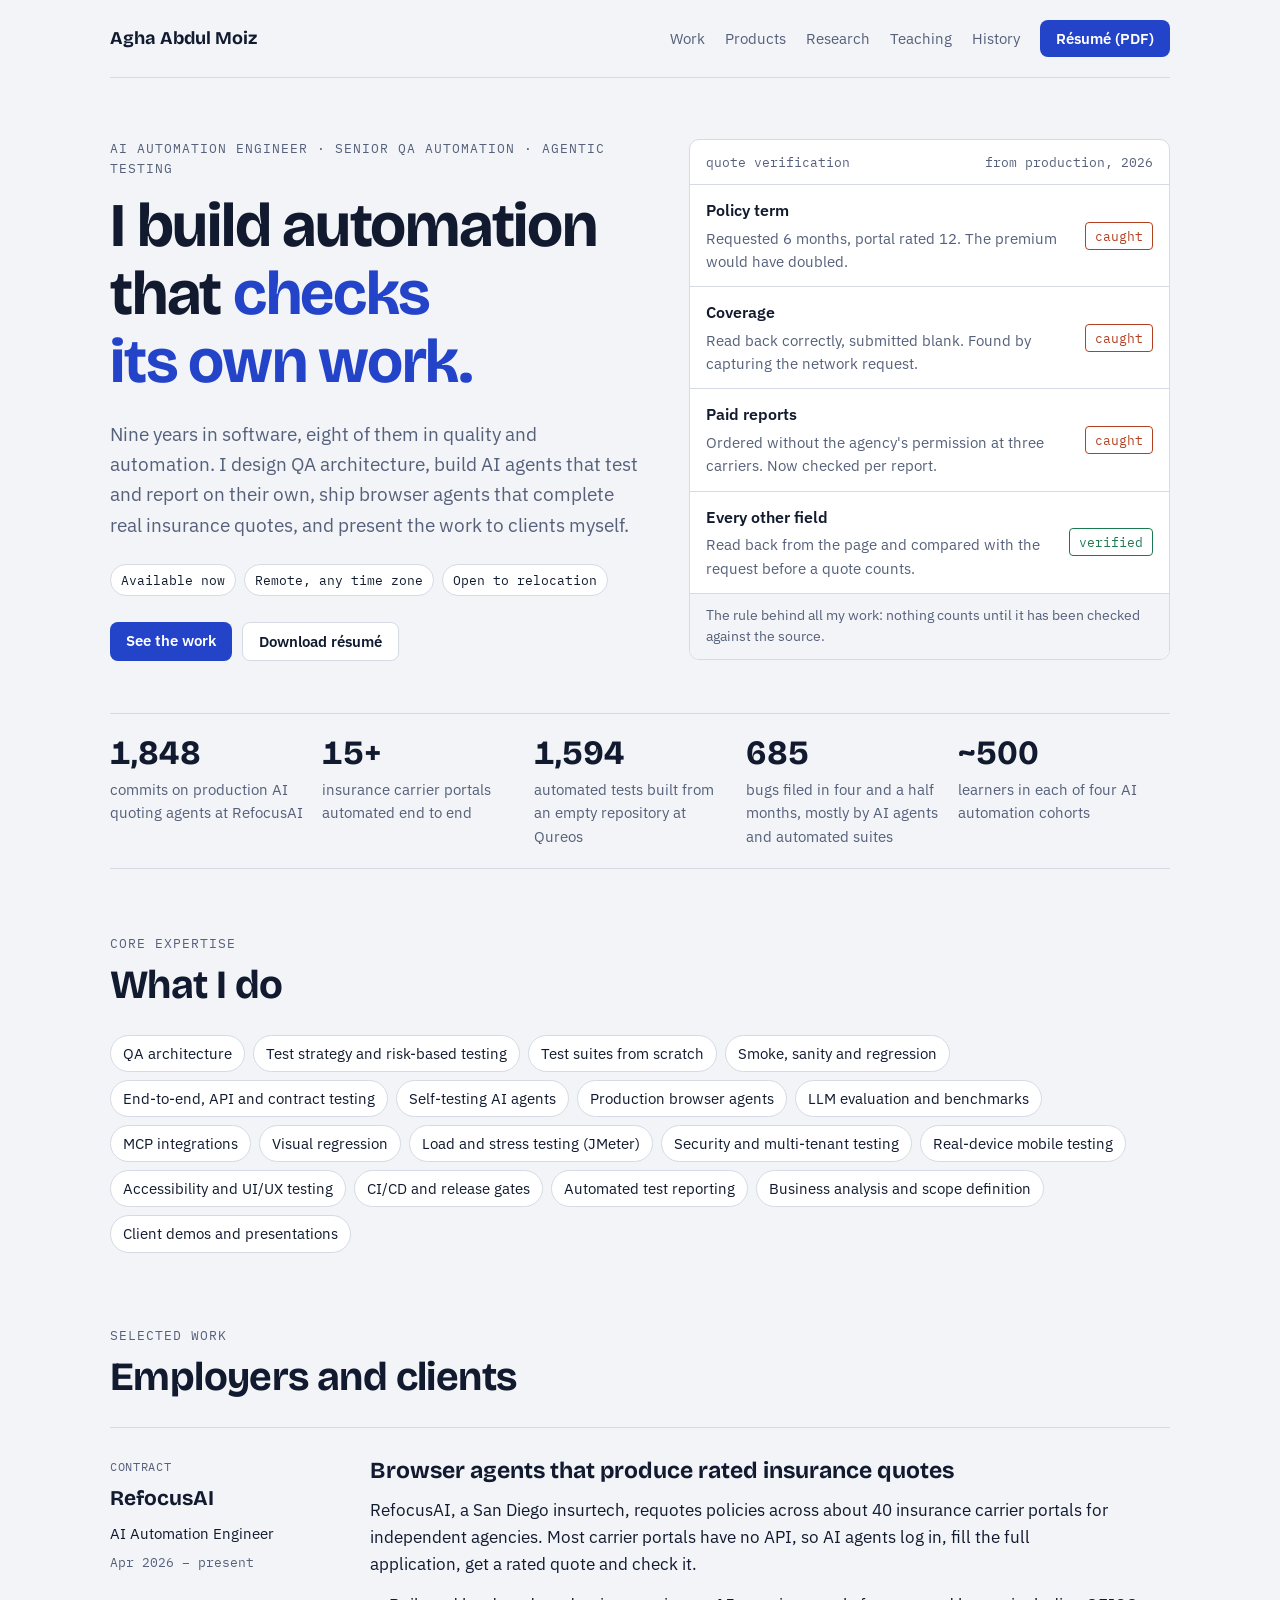
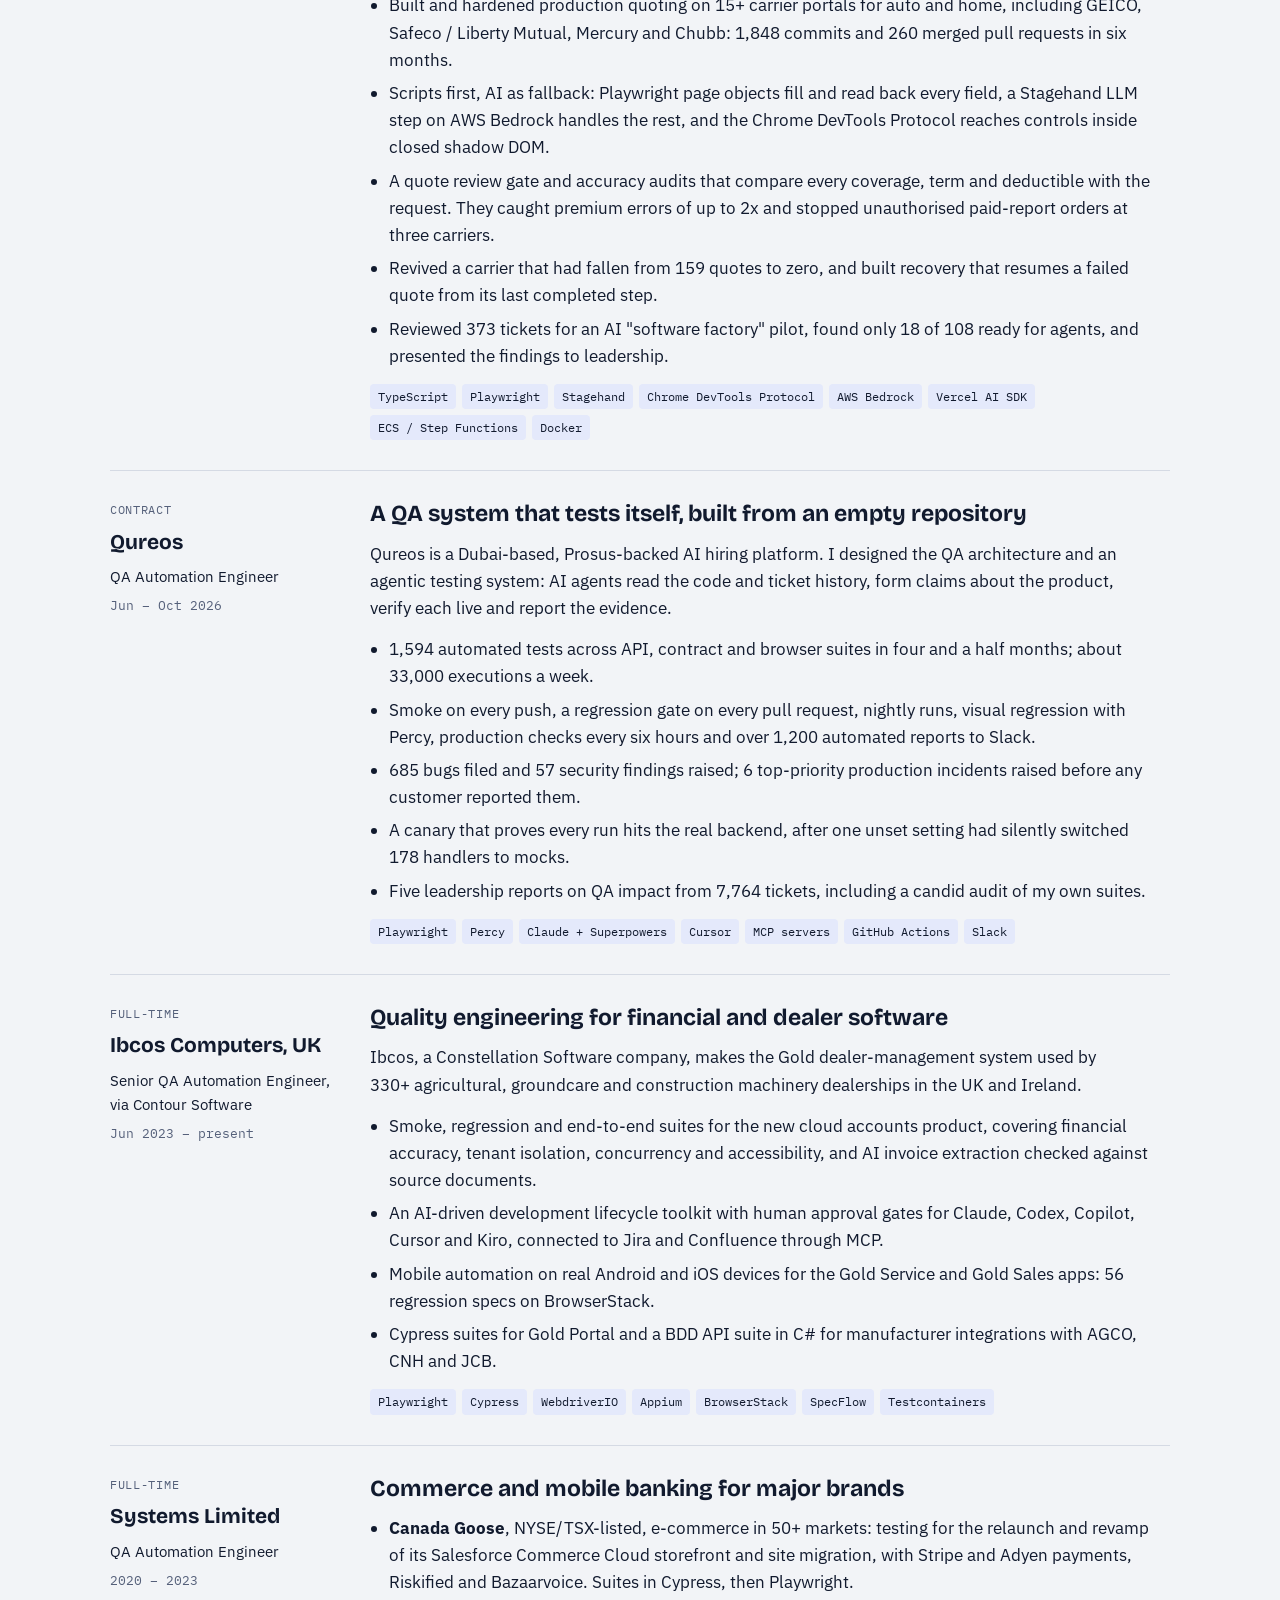
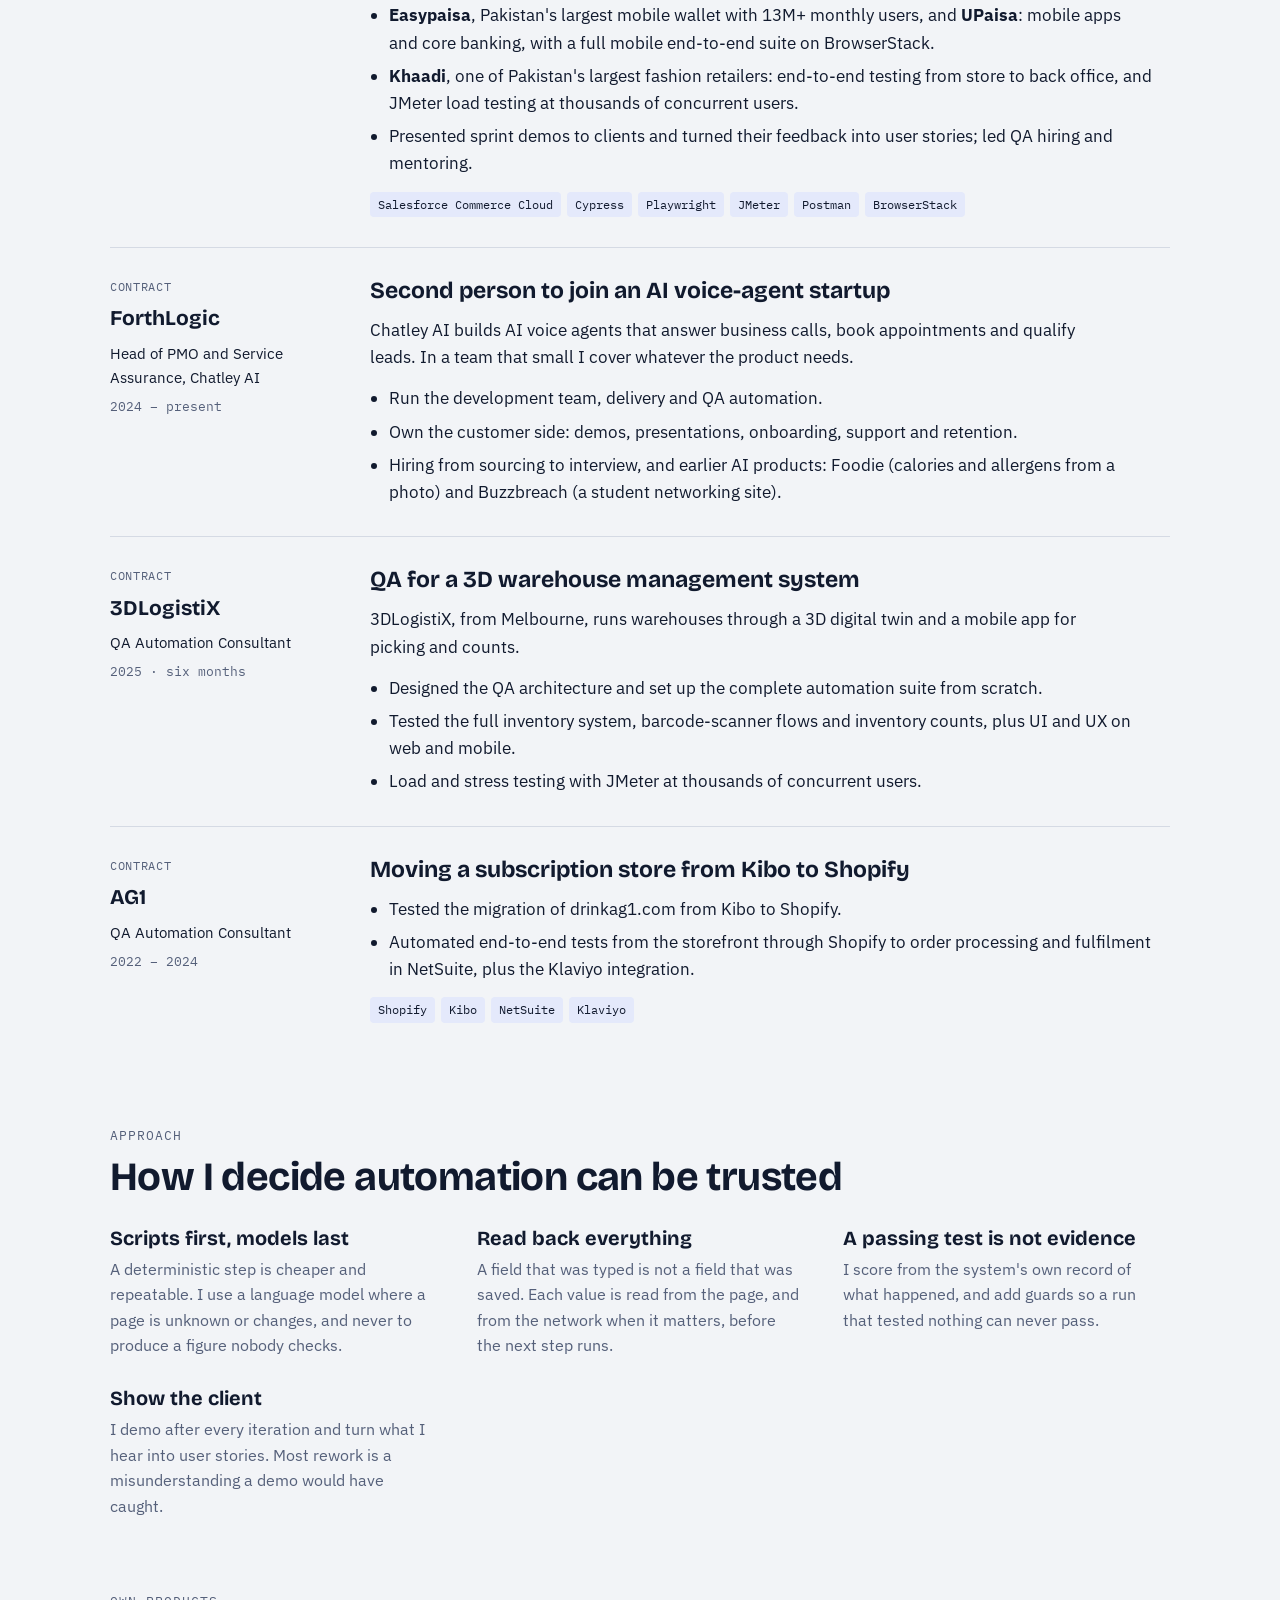
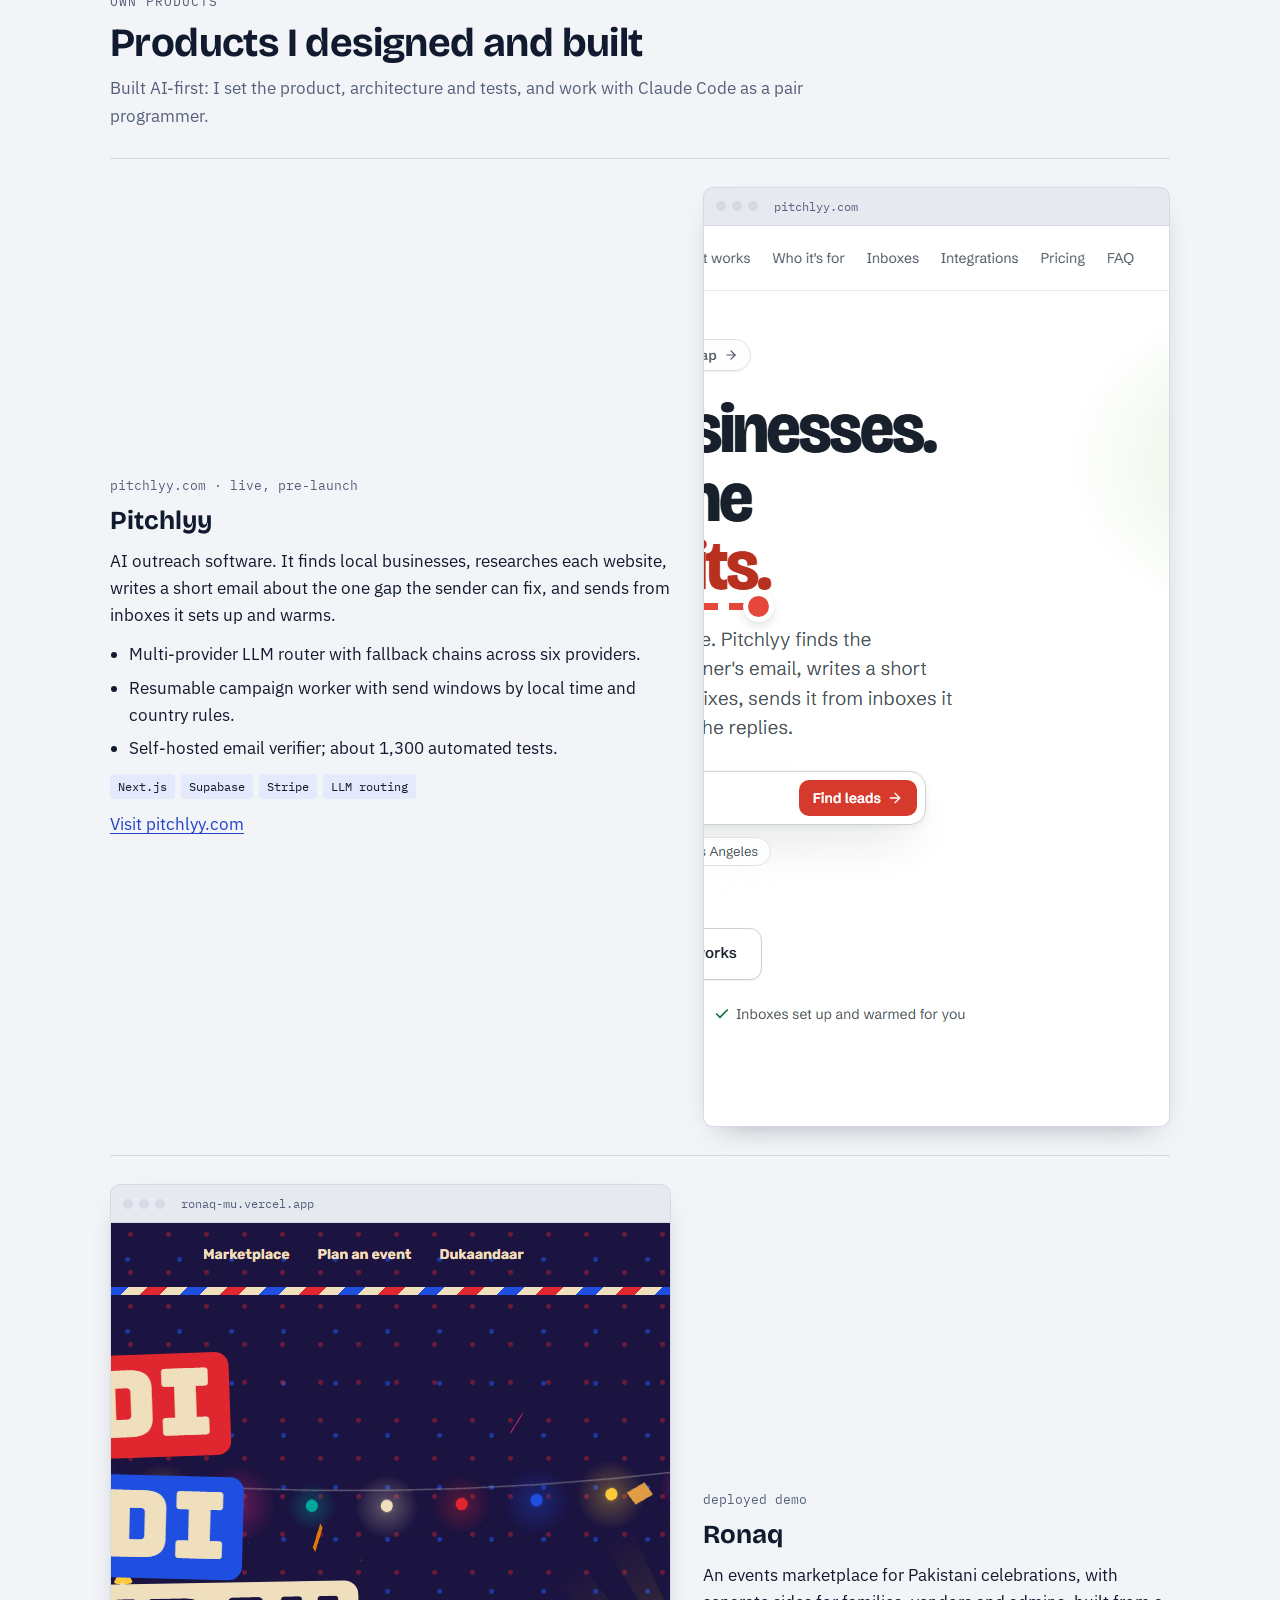
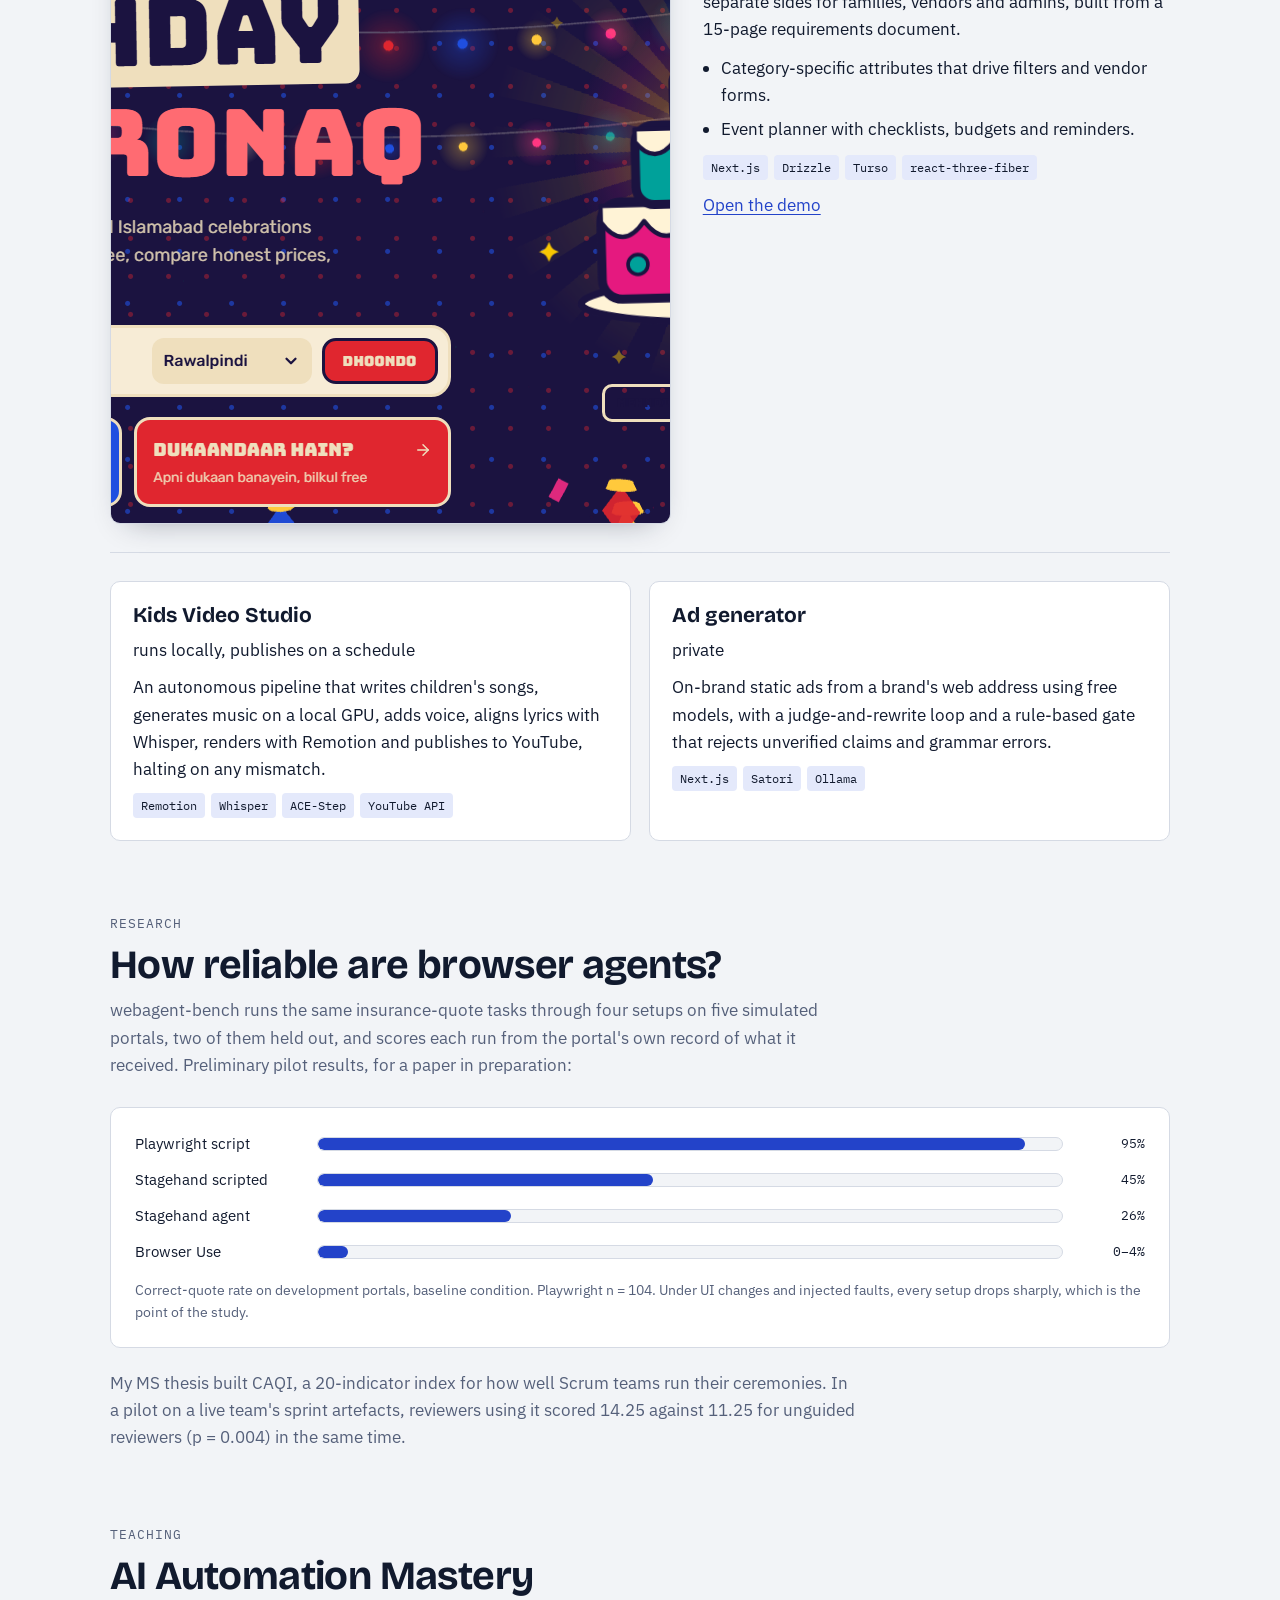
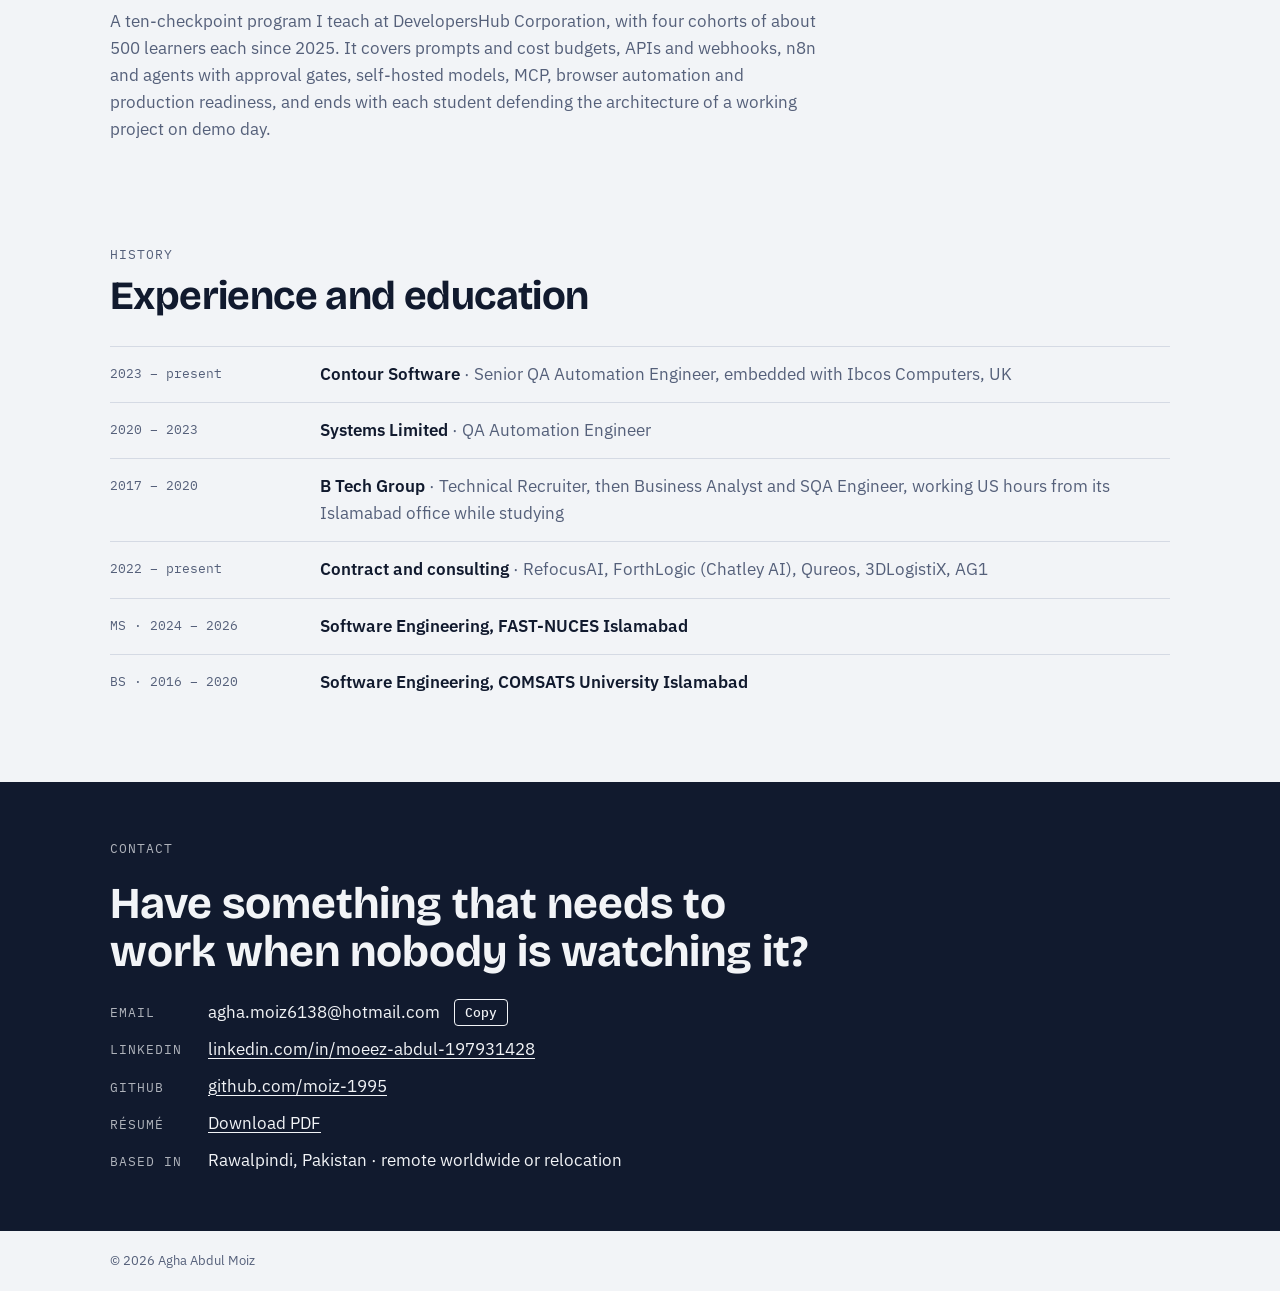
<file: index.html>
<!doctype html>
<html lang="en">
<head>
<meta charset="utf-8">
<meta name="viewport" content="width=device-width, initial-scale=1, viewport-fit=cover">
<title>Agha Abdul Moiz · AI Automation Engineer</title>
<meta name="description" content="AI automation and quality engineer: production AI browser agents, self-testing QA systems, test architecture and client-facing delivery. Open to remote roles worldwide.">
<meta property="og:title" content="Agha Abdul Moiz · AI Automation Engineer">
<meta property="og:description" content="Production AI browser agents, self-testing QA systems and test architecture. Nine years in software.">
<meta property="og:type" content="website">
<meta property="og:image" content="img/pitchlyy-home.png">
<link rel="icon" href="data:image/svg+xml,%3Csvg xmlns='http://www.w3.org/2000/svg' viewBox='0 0 64 64'%3E%3Crect width='64' height='64' rx='14' fill='%232343c9'/%3E%3Ctext x='32' y='42' font-family='Arial' font-size='28' font-weight='700' fill='white' text-anchor='middle'%3EAM%3C/text%3E%3C/svg%3E">
<link rel="preconnect" href="https://fonts.googleapis.com">
<link rel="preconnect" href="https://fonts.gstatic.com" crossorigin>
<link rel="stylesheet" href="https://fonts.googleapis.com/css2?family=Bricolage+Grotesque:opsz,wght@12..96,500;12..96,700&family=IBM+Plex+Mono:wght@400;500&family=IBM+Plex+Sans:wght@400;500;600&display=swap">
<style>
/* Layout: one reading column with a label rail; hero pairs the thesis with a verification ledger, the motif of the work. */
:root {
  --bg: #f2f4f7; --surface: #ffffff; --ink: #111a2e; --muted: #55607a; --line: #d5dae4;
  --accent: #2343c9; --accent-soft: #e4e9fb; --pass: #1c7a52; --fail: #b3401f; --frame: #e6e9f0;
  --display: "Bricolage Grotesque", "Segoe UI", system-ui, sans-serif;
  --body: "IBM Plex Sans", "Segoe UI", system-ui, sans-serif;
  --mono: "IBM Plex Mono", ui-monospace, Consolas, monospace;
  color-scheme: light;
}
@media (prefers-color-scheme: dark) {
  :root { --bg: #0e1320; --surface: #161d2e; --ink: #e9edf6; --muted: #9aa5bd; --line: #2a3349;
    --accent: #93a6ff; --accent-soft: #1d2747; --pass: #5fc797; --fail: #f0916f; --frame: #222b40; color-scheme: dark; }
}
* { box-sizing: border-box; }
html { scroll-behavior: smooth; }
@media (prefers-reduced-motion: reduce) { html { scroll-behavior: auto; } }
body { margin: 0; background: var(--bg); color: var(--ink); font-family: var(--body); font-size: 17px; line-height: 1.6; }
img { max-width: 100%; display: block; }
.wrap { max-width: 1100px; margin: 0 auto; padding-left: max(20px, env(safe-area-inset-left, 0px)); padding-right: max(20px, env(safe-area-inset-right, 0px)); }
a { color: var(--accent); text-underline-offset: 3px; }
a:focus-visible, button:focus-visible { outline: 2px solid var(--accent); outline-offset: 3px; border-radius: 4px; }
.skip { position: absolute; left: -999px; top: 8px; background: var(--surface); padding: 8px 12px; border-radius: 6px; }
.skip:focus { left: 12px; }
h1, h2, h3 { font-family: var(--display); text-wrap: balance; margin: 0; line-height: 1.1; }
p { margin: 0; }
ul { margin: 0; padding-left: 1.1em; display: grid; gap: 6px; }
.label { font-family: var(--mono); font-size: 12.5px; letter-spacing: 0.08em; text-transform: uppercase; color: var(--muted); }

.top { display: flex; flex-wrap: wrap; gap: 8px 24px; justify-content: space-between; align-items: center; padding-block: 20px; border-bottom: 1px solid var(--line); }
.top .name { font-family: var(--display); font-weight: 700; font-size: 18px; }
.top nav { display: flex; flex-wrap: wrap; gap: 6px 20px; font-size: 15px; align-items: center; }
.top nav a { color: var(--muted); text-decoration: none; }
.top nav a:hover { color: var(--accent); }
.btn { display: inline-block; font: 600 15px var(--body); text-decoration: none; padding: 9px 16px; border-radius: 8px; }
.btn.primary { background: var(--accent); color: var(--surface); }
.btn.ghost { border: 1px solid var(--line); color: var(--ink); background: var(--surface); }
.top nav .btn.primary { color: var(--surface); }

.hero { display: grid; grid-template-columns: minmax(0, 1.05fr) minmax(0, 0.95fr); gap: 48px; align-items: center; padding-block: 60px 52px; }
.hero h1 { font-size: clamp(38px, 6vw, 62px); font-weight: 700; letter-spacing: -0.02em; margin-top: 14px; }
.hero h1 em { font-style: normal; color: var(--accent); }
.hero .lede { margin-top: 22px; font-size: 19px; color: var(--muted); max-width: 34em; }
.hero .avail { margin-top: 24px; display: flex; flex-wrap: wrap; gap: 8px; }
.hero .cta { margin-top: 26px; display: flex; flex-wrap: wrap; gap: 10px; }
.chip { font-family: var(--mono); font-size: 12.5px; padding: 5px 10px; border: 1px solid var(--line); border-radius: 999px; color: var(--ink); background: var(--surface); }
.ledger { background: var(--surface); border: 1px solid var(--line); border-radius: 10px; overflow: hidden; min-width: 0; }
.ledger header { display: flex; justify-content: space-between; gap: 12px; padding: 12px 16px; border-bottom: 1px solid var(--line); font-family: var(--mono); font-size: 12.5px; color: var(--muted); }
.ledger .row { display: grid; grid-template-columns: minmax(0, 1fr) auto; gap: 4px 14px; padding: 13px 16px; border-bottom: 1px solid var(--line); }
.ledger .row:last-of-type { border-bottom: 0; }
.ledger .field { font-weight: 600; font-size: 15.5px; }
.ledger .check { grid-column: 1; font-size: 14.5px; color: var(--muted); }
.ledger .res { grid-row: 1 / span 2; grid-column: 2; align-self: center; font-family: var(--mono); font-size: 12.5px; padding: 3px 9px; border-radius: 4px; white-space: nowrap; }
.res.caught { color: var(--fail); border: 1px solid var(--fail); }
.res.ok { color: var(--pass); border: 1px solid var(--pass); }
.ledger footer { padding: 11px 16px; font-size: 13.5px; color: var(--muted); border-top: 1px solid var(--line); background: var(--bg); }

.figures { display: grid; grid-template-columns: repeat(auto-fit, minmax(160px, 1fr)); border-block: 1px solid var(--line); }
.figures div { padding: 22px 18px 20px 0; }
.figures b { display: block; font-family: var(--display); font-size: 34px; font-weight: 700; font-variant-numeric: tabular-nums; line-height: 1; }
.figures span { display: block; margin-top: 8px; font-size: 14.5px; color: var(--muted); max-width: 16em; }

section { padding-block: 64px 8px; }
.sec-head { display: grid; gap: 10px; margin-bottom: 28px; }
.sec-head h2 { font-size: clamp(28px, 4vw, 40px); font-weight: 700; letter-spacing: -0.015em; }
.sec-head p { color: var(--muted); max-width: 42em; }

.expertise { display: flex; flex-wrap: wrap; gap: 8px; }
.expertise span { font-size: 14.5px; padding: 6px 12px; border-radius: 999px; background: var(--surface); border: 1px solid var(--line); }

.case { display: grid; grid-template-columns: 220px minmax(0, 1fr); gap: 12px 40px; padding-block: 30px; border-top: 1px solid var(--line); }
.case .meta { display: grid; gap: 6px; align-content: start; }
.case .meta .who { font-family: var(--display); font-weight: 700; font-size: 21px; }
.case .meta .role { font-size: 15px; }
.case .meta .when { font-family: var(--mono); font-size: 12.5px; color: var(--muted); }
.case .meta .kind { font-family: var(--mono); font-size: 11.5px; color: var(--muted); text-transform: uppercase; letter-spacing: 0.06em; }
.case .body { display: grid; gap: 14px; min-width: 0; }
.case h3 { font-size: 23px; font-weight: 700; }
.case .body p { max-width: 44em; }
.case ul { max-width: 46em; }
.stack { display: flex; flex-wrap: wrap; gap: 6px; }
.stack span { font-family: var(--mono); font-size: 12px; padding: 3px 8px; border-radius: 4px; background: var(--accent-soft); color: var(--ink); }

.principles { display: grid; grid-template-columns: repeat(auto-fit, minmax(240px, 1fr)); gap: 28px 40px; }
.principles h3 { font-size: 20px; font-weight: 700; margin-bottom: 8px; }
.principles p { color: var(--muted); font-size: 16px; }

.product { display: grid; grid-template-columns: minmax(0, 1.2fr) minmax(0, 1fr); gap: 32px; align-items: center; padding-block: 28px; border-top: 1px solid var(--line); }
.product:nth-of-type(even) .shot { order: 2; }
.shot { background: var(--frame); border: 1px solid var(--line); border-radius: 10px; overflow: hidden; min-width: 0; box-shadow: 0 12px 30px -18px rgba(17, 26, 46, 0.45); }
.shot .bar { display: flex; align-items: center; gap: 6px; padding: 9px 12px; border-bottom: 1px solid var(--line); }
.shot .bar i { width: 10px; height: 10px; border-radius: 50%; background: var(--line); display: block; }
.shot .bar span { margin-left: 10px; font-family: var(--mono); font-size: 12px; color: var(--muted); overflow: hidden; text-overflow: ellipsis; white-space: nowrap; }
.shot img { width: 100%; aspect-ratio: 16 / 10; object-fit: cover; object-position: top; }
.product .text { display: grid; gap: 12px; min-width: 0; }
.product h3 { font-size: 26px; font-weight: 700; }
.product .state { font-family: var(--mono); font-size: 12.5px; color: var(--muted); }
.mini { display: grid; grid-template-columns: repeat(auto-fit, minmax(280px, 1fr)); gap: 18px; padding-top: 28px; border-top: 1px solid var(--line); }
.mini .card { background: var(--surface); border: 1px solid var(--line); border-radius: 10px; padding: 22px; display: grid; gap: 10px; align-content: start; }
.mini h3 { font-size: 21px; font-weight: 700; }

.bench { background: var(--surface); border: 1px solid var(--line); border-radius: 10px; padding: 24px; display: grid; gap: 16px; }
.bars { display: grid; gap: 12px; }
.bars .b { display: grid; grid-template-columns: 170px minmax(0, 1fr) 70px; gap: 12px; align-items: center; font-size: 15px; }
.bars .track { height: 14px; background: var(--bg); border-radius: 7px; overflow: hidden; border: 1px solid var(--line); }
.bars .fill { height: 100%; background: var(--accent); border-radius: 7px; }
.bars .v { font-family: var(--mono); font-size: 13px; font-variant-numeric: tabular-nums; text-align: right; }
.bench small { color: var(--muted); font-size: 13.5px; }

.timeline .t { display: grid; grid-template-columns: 170px minmax(0, 1fr); gap: 4px 40px; padding-block: 14px; border-top: 1px solid var(--line); }
.timeline .t .when { font-family: var(--mono); font-size: 13px; color: var(--muted); padding-top: 3px; }
.timeline .t b { font-weight: 600; }
.timeline .t span { color: var(--muted); }

.contact { margin-top: 64px; background: var(--ink); color: var(--bg); }
.contact .wrap { padding-block: 56px; display: grid; gap: 22px; }
.contact h2 { font-size: clamp(28px, 4.4vw, 44px); font-weight: 700; max-width: 16em; }
.contact .rows { display: grid; gap: 10px; font-size: 17px; }
.contact .rows div { display: flex; flex-wrap: wrap; gap: 6px 14px; align-items: center; }
.contact .k { font-family: var(--mono); font-size: 12.5px; letter-spacing: 0.08em; text-transform: uppercase; opacity: 0.7; min-width: 84px; }
.contact a { color: var(--bg); }
.contact .v { overflow-wrap: anywhere; }
.copy { font: 500 13px var(--mono); color: var(--bg); background: transparent; border: 1px solid currentColor; border-radius: 4px; padding: 4px 10px; cursor: pointer; }
.copy:hover { background: var(--bg); color: var(--ink); }
.foot { padding-block: 20px; font-size: 13px; color: var(--muted); }

@media (max-width: 860px) {
  .hero, .product { grid-template-columns: minmax(0, 1fr); gap: 28px; }
  .product:nth-of-type(even) .shot { order: 0; }
  .hero { padding-block: 40px; }
  .case, .timeline .t { grid-template-columns: minmax(0, 1fr); }
  .bars .b { grid-template-columns: minmax(0, 1fr) 60px; }
  .bars .b .track { grid-column: 1 / -1; grid-row: 2; }
  section { padding-block: 48px 4px; }
}
</style>
</head>
<body>
<a class="skip" href="#main">Skip to content</a>

<div class="wrap">
  <header class="top">
    <span class="name">Agha Abdul Moiz</span>
    <nav aria-label="Sections">
      <a href="#work">Work</a>
      <a href="#products">Products</a>
      <a href="#research">Research</a>
      <a href="#teaching">Teaching</a>
      <a href="#history">History</a>
      <a class="btn primary" href="Agha_Abdul_Moiz_Resume.pdf">Résumé (PDF)</a>
    </nav>
  </header>
</div>

<main id="main">
<div class="wrap">
  <div class="hero">
    <div>
      <p class="label">AI Automation Engineer · Senior QA Automation · Agentic Testing</p>
      <h1>I build automation that <em>checks its own work.</em></h1>
      <p class="lede">Nine years in software, eight of them in quality and automation. I design QA architecture, build AI agents that test and report on their own, ship browser agents that complete real insurance quotes, and present the work to clients myself.</p>
      <div class="avail">
        <span class="chip">Available now</span>
        <span class="chip">Remote, any time zone</span>
        <span class="chip">Open to relocation</span>
      </div>
      <div class="cta">
        <a class="btn primary" href="#work">See the work</a>
        <a class="btn ghost" href="Agha_Abdul_Moiz_Resume.pdf">Download résumé</a>
      </div>
    </div>
    <div class="ledger" role="group" aria-label="Examples of checks from production work">
      <header><span>quote verification</span><span>from production, 2026</span></header>
      <div class="row"><span class="field">Policy term</span><span class="res caught">caught</span><span class="check">Requested 6 months, portal rated 12. The premium would have doubled.</span></div>
      <div class="row"><span class="field">Coverage</span><span class="res caught">caught</span><span class="check">Read back correctly, submitted blank. Found by capturing the network request.</span></div>
      <div class="row"><span class="field">Paid reports</span><span class="res caught">caught</span><span class="check">Ordered without the agency's permission at three carriers. Now checked per report.</span></div>
      <div class="row"><span class="field">Every other field</span><span class="res ok">verified</span><span class="check">Read back from the page and compared with the request before a quote counts.</span></div>
      <footer>The rule behind all my work: nothing counts until it has been checked against the source.</footer>
    </div>
  </div>

  <div class="figures">
    <div><b>1,848</b><span>commits on production AI quoting agents at RefocusAI</span></div>
    <div><b>15+</b><span>insurance carrier portals automated end to end</span></div>
    <div><b>1,594</b><span>automated tests built from an empty repository at Qureos</span></div>
    <div><b>685</b><span>bugs filed in four and a half months, mostly by AI agents and automated suites</span></div>
    <div><b>~500</b><span>learners in each of four AI automation cohorts</span></div>
  </div>

  <section id="expertise" aria-labelledby="exp-h">
    <div class="sec-head">
      <p class="label">Core expertise</p>
      <h2 id="exp-h">What I do</h2>
    </div>
    <div class="expertise">
      <span>QA architecture</span><span>Test strategy and risk-based testing</span><span>Test suites from scratch</span><span>Smoke, sanity and regression</span><span>End-to-end, API and contract testing</span><span>Self-testing AI agents</span><span>Production browser agents</span><span>LLM evaluation and benchmarks</span><span>MCP integrations</span><span>Visual regression</span><span>Load and stress testing (JMeter)</span><span>Security and multi-tenant testing</span><span>Real-device mobile testing</span><span>Accessibility and UI/UX testing</span><span>CI/CD and release gates</span><span>Automated test reporting</span><span>Business analysis and scope definition</span><span>Client demos and presentations</span>
    </div>
  </section>

  <section id="work" aria-labelledby="work-h">
    <div class="sec-head">
      <p class="label">Selected work</p>
      <h2 id="work-h">Employers and clients</h2>
    </div>

    <div class="case">
      <div class="meta"><span class="kind">Contract</span><span class="who">RefocusAI</span><span class="role">AI Automation Engineer</span><span class="when">Apr 2026 – present</span></div>
      <div class="body">
        <h3>Browser agents that produce rated insurance quotes</h3>
        <p>RefocusAI, a San Diego insurtech, requotes policies across about 40 insurance carrier portals for independent agencies. Most carrier portals have no API, so AI agents log in, fill the full application, get a rated quote and check it.</p>
        <ul>
          <li>Built and hardened production quoting on 15+ carrier portals for auto and home, including GEICO, Safeco / Liberty Mutual, Mercury and Chubb: 1,848 commits and 260 merged pull requests in six months.</li>
          <li>Scripts first, AI as fallback: Playwright page objects fill and read back every field, a Stagehand LLM step on AWS Bedrock handles the rest, and the Chrome DevTools Protocol reaches controls inside closed shadow DOM.</li>
          <li>A quote review gate and accuracy audits that compare every coverage, term and deductible with the request. They caught premium errors of up to 2x and stopped unauthorised paid-report orders at three carriers.</li>
          <li>Revived a carrier that had fallen from 159 quotes to zero, and built recovery that resumes a failed quote from its last completed step.</li>
          <li>Reviewed 373 tickets for an AI "software factory" pilot, found only 18 of 108 ready for agents, and presented the findings to leadership.</li>
        </ul>
        <div class="stack"><span>TypeScript</span><span>Playwright</span><span>Stagehand</span><span>Chrome DevTools Protocol</span><span>AWS Bedrock</span><span>Vercel AI SDK</span><span>ECS / Step Functions</span><span>Docker</span></div>
      </div>
    </div>

    <div class="case">
      <div class="meta"><span class="kind">Contract</span><span class="who">Qureos</span><span class="role">QA Automation Engineer</span><span class="when">Jun – Oct 2026</span></div>
      <div class="body">
        <h3>A QA system that tests itself, built from an empty repository</h3>
        <p>Qureos is a Dubai-based, Prosus-backed AI hiring platform. I designed the QA architecture and an agentic testing system: AI agents read the code and ticket history, form claims about the product, verify each live and report the evidence.</p>
        <ul>
          <li>1,594 automated tests across API, contract and browser suites in four and a half months; about 33,000 executions a week.</li>
          <li>Smoke on every push, a regression gate on every pull request, nightly runs, visual regression with Percy, production checks every six hours and over 1,200 automated reports to Slack.</li>
          <li>685 bugs filed and 57 security findings raised; 6 top-priority production incidents raised before any customer reported them.</li>
          <li>A canary that proves every run hits the real backend, after one unset setting had silently switched 178 handlers to mocks.</li>
          <li>Five leadership reports on QA impact from 7,764 tickets, including a candid audit of my own suites.</li>
        </ul>
        <div class="stack"><span>Playwright</span><span>Percy</span><span>Claude + Superpowers</span><span>Cursor</span><span>MCP servers</span><span>GitHub Actions</span><span>Slack</span></div>
      </div>
    </div>

    <div class="case">
      <div class="meta"><span class="kind">Full-time</span><span class="who">Ibcos Computers, UK</span><span class="role">Senior QA Automation Engineer, via Contour Software</span><span class="when">Jun 2023 – present</span></div>
      <div class="body">
        <h3>Quality engineering for financial and dealer software</h3>
        <p>Ibcos, a Constellation Software company, makes the Gold dealer-management system used by 330+ agricultural, groundcare and construction machinery dealerships in the UK and Ireland.</p>
        <ul>
          <li>Smoke, regression and end-to-end suites for the new cloud accounts product, covering financial accuracy, tenant isolation, concurrency and accessibility, and AI invoice extraction checked against source documents.</li>
          <li>An AI-driven development lifecycle toolkit with human approval gates for Claude, Codex, Copilot, Cursor and Kiro, connected to Jira and Confluence through MCP.</li>
          <li>Mobile automation on real Android and iOS devices for the Gold Service and Gold Sales apps: 56 regression specs on BrowserStack.</li>
          <li>Cypress suites for Gold Portal and a BDD API suite in C# for manufacturer integrations with AGCO, CNH and JCB.</li>
        </ul>
        <div class="stack"><span>Playwright</span><span>Cypress</span><span>WebdriverIO</span><span>Appium</span><span>BrowserStack</span><span>SpecFlow</span><span>Testcontainers</span></div>
      </div>
    </div>

    <div class="case">
      <div class="meta"><span class="kind">Full-time</span><span class="who">Systems Limited</span><span class="role">QA Automation Engineer</span><span class="when">2020 – 2023</span></div>
      <div class="body">
        <h3>Commerce and mobile banking for major brands</h3>
        <ul>
          <li><b>Canada Goose</b>, NYSE/TSX-listed, e-commerce in 50+ markets: testing for the relaunch and revamp of its Salesforce Commerce Cloud storefront and site migration, with Stripe and Adyen payments, Riskified and Bazaarvoice. Suites in Cypress, then Playwright.</li>
          <li><b>Easypaisa</b>, Pakistan's largest mobile wallet with 13M+ monthly users, and <b>UPaisa</b>: mobile apps and core banking, with a full mobile end-to-end suite on BrowserStack.</li>
          <li><b>Khaadi</b>, one of Pakistan's largest fashion retailers: end-to-end testing from store to back office, and JMeter load testing at thousands of concurrent users.</li>
          <li>Presented sprint demos to clients and turned their feedback into user stories; led QA hiring and mentoring.</li>
        </ul>
        <div class="stack"><span>Salesforce Commerce Cloud</span><span>Cypress</span><span>Playwright</span><span>JMeter</span><span>Postman</span><span>BrowserStack</span></div>
      </div>
    </div>

    <div class="case">
      <div class="meta"><span class="kind">Contract</span><span class="who">ForthLogic</span><span class="role">Head of PMO and Service Assurance, Chatley AI</span><span class="when">2024 – present</span></div>
      <div class="body">
        <h3>Second person to join an AI voice-agent startup</h3>
        <p>Chatley AI builds AI voice agents that answer business calls, book appointments and qualify leads. In a team that small I cover whatever the product needs.</p>
        <ul>
          <li>Run the development team, delivery and QA automation.</li>
          <li>Own the customer side: demos, presentations, onboarding, support and retention.</li>
          <li>Hiring from sourcing to interview, and earlier AI products: Foodie (calories and allergens from a photo) and Buzzbreach (a student networking site).</li>
        </ul>
      </div>
    </div>

    <div class="case">
      <div class="meta"><span class="kind">Contract</span><span class="who">3DLogistiX</span><span class="role">QA Automation Consultant</span><span class="when">2025 · six months</span></div>
      <div class="body">
        <h3>QA for a 3D warehouse management system</h3>
        <p>3DLogistiX, from Melbourne, runs warehouses through a 3D digital twin and a mobile app for picking and counts.</p>
        <ul>
          <li>Designed the QA architecture and set up the complete automation suite from scratch.</li>
          <li>Tested the full inventory system, barcode-scanner flows and inventory counts, plus UI and UX on web and mobile.</li>
          <li>Load and stress testing with JMeter at thousands of concurrent users.</li>
        </ul>
      </div>
    </div>

    <div class="case">
      <div class="meta"><span class="kind">Contract</span><span class="who">AG1</span><span class="role">QA Automation Consultant</span><span class="when">2022 – 2024</span></div>
      <div class="body">
        <h3>Moving a subscription store from Kibo to Shopify</h3>
        <ul>
          <li>Tested the migration of drinkag1.com from Kibo to Shopify.</li>
          <li>Automated end-to-end tests from the storefront through Shopify to order processing and fulfilment in NetSuite, plus the Klaviyo integration.</li>
        </ul>
        <div class="stack"><span>Shopify</span><span>Kibo</span><span>NetSuite</span><span>Klaviyo</span></div>
      </div>
    </div>
  </section>

  <section id="approach" aria-labelledby="ap-h">
    <div class="sec-head">
      <p class="label">Approach</p>
      <h2 id="ap-h">How I decide automation can be trusted</h2>
    </div>
    <div class="principles">
      <div><h3>Scripts first, models last</h3><p>A deterministic step is cheaper and repeatable. I use a language model where a page is unknown or changes, and never to produce a figure nobody checks.</p></div>
      <div><h3>Read back everything</h3><p>A field that was typed is not a field that was saved. Each value is read from the page, and from the network when it matters, before the next step runs.</p></div>
      <div><h3>A passing test is not evidence</h3><p>I score from the system's own record of what happened, and add guards so a run that tested nothing can never pass.</p></div>
      <div><h3>Show the client</h3><p>I demo after every iteration and turn what I hear into user stories. Most rework is a misunderstanding a demo would have caught.</p></div>
    </div>
  </section>

  <section id="products" aria-labelledby="pr-h">
    <div class="sec-head">
      <p class="label">Own products</p>
      <h2 id="pr-h">Products I designed and built</h2>
      <p>Built AI-first: I set the product, architecture and tests, and work with Claude Code as a pair programmer.</p>
    </div>

    <div class="product">
      <div class="shot"><div class="bar"><i></i><i></i><i></i><span>pitchlyy.com</span></div><img src="img/pitchlyy-home.png" alt="Pitchlyy home page: find local businesses and send each one a pitch that fits" loading="lazy" width="1440" height="900"></div>
      <div class="text">
        <span class="state">pitchlyy.com · live, pre-launch</span>
        <h3>Pitchlyy</h3>
        <p>AI outreach software. It finds local businesses, researches each website, writes a short email about the one gap the sender can fix, and sends from inboxes it sets up and warms.</p>
        <ul>
          <li>Multi-provider LLM router with fallback chains across six providers.</li>
          <li>Resumable campaign worker with send windows by local time and country rules.</li>
          <li>Self-hosted email verifier; about 1,300 automated tests.</li>
        </ul>
        <div class="stack"><span>Next.js</span><span>Supabase</span><span>Stripe</span><span>LLM routing</span></div>
        <p><a href="https://pitchlyy.com" target="_blank" rel="noopener">Visit pitchlyy.com</a></p>
      </div>
    </div>

    <div class="product">
      <div class="shot"><div class="bar"><i></i><i></i><i></i><span>ronaq-mu.vercel.app</span></div><img src="img/ronaq-home.png" alt="Ronaq home page: Shaadi, Mehndi, Birthday, Apki Ronaq, with a search for local event vendors" loading="lazy" width="1440" height="900"></div>
      <div class="text">
        <span class="state">deployed demo</span>
        <h3>Ronaq</h3>
        <p>An events marketplace for Pakistani celebrations, with separate sides for families, vendors and admins, built from a 15-page requirements document.</p>
        <ul>
          <li>Category-specific attributes that drive filters and vendor forms.</li>
          <li>Event planner with checklists, budgets and reminders.</li>
        </ul>
        <div class="stack"><span>Next.js</span><span>Drizzle</span><span>Turso</span><span>react-three-fiber</span></div>
        <p><a href="https://ronaq-mu.vercel.app" target="_blank" rel="noopener">Open the demo</a></p>
      </div>
    </div>

    <div class="mini">
      <div class="card"><h3>Kids Video Studio</h3><p class="state">runs locally, publishes on a schedule</p><p>An autonomous pipeline that writes children's songs, generates music on a local GPU, adds voice, aligns lyrics with Whisper, renders with Remotion and publishes to YouTube, halting on any mismatch.</p><div class="stack"><span>Remotion</span><span>Whisper</span><span>ACE-Step</span><span>YouTube API</span></div></div>
      <div class="card"><h3>Ad generator</h3><p class="state">private</p><p>On-brand static ads from a brand's web address using free models, with a judge-and-rewrite loop and a rule-based gate that rejects unverified claims and grammar errors.</p><div class="stack"><span>Next.js</span><span>Satori</span><span>Ollama</span></div></div>
    </div>
  </section>

  <section id="research" aria-labelledby="rs-h">
    <div class="sec-head">
      <p class="label">Research</p>
      <h2 id="rs-h">How reliable are browser agents?</h2>
      <p>webagent-bench runs the same insurance-quote tasks through four setups on five simulated portals, two of them held out, and scores each run from the portal's own record of what it received. Preliminary pilot results, for a paper in preparation:</p>
    </div>
    <div class="bench" role="group" aria-label="Preliminary benchmark results">
      <div class="bars">
        <div class="b"><span>Playwright script</span><div class="track"><div class="fill" style="width:95%"></div></div><span class="v">95%</span></div>
        <div class="b"><span>Stagehand scripted</span><div class="track"><div class="fill" style="width:45%"></div></div><span class="v">45%</span></div>
        <div class="b"><span>Stagehand agent</span><div class="track"><div class="fill" style="width:26%"></div></div><span class="v">26%</span></div>
        <div class="b"><span>Browser Use</span><div class="track"><div class="fill" style="width:4%"></div></div><span class="v">0–4%</span></div>
      </div>
      <small>Correct-quote rate on development portals, baseline condition. Playwright n = 104. Under UI changes and injected faults, every setup drops sharply, which is the point of the study.</small>
    </div>
    <p style="margin-top:22px;max-width:44em;color:var(--muted)">My MS thesis built CAQI, a 20-indicator index for how well Scrum teams run their ceremonies. In a pilot on a live team's sprint artefacts, reviewers using it scored 14.25 against 11.25 for unguided reviewers (p = 0.004) in the same time.</p>
  </section>

  <section id="teaching" aria-labelledby="te-h">
    <div class="sec-head">
      <p class="label">Teaching</p>
      <h2 id="te-h">AI Automation Mastery</h2>
      <p>A ten-checkpoint program I teach at DevelopersHub Corporation, with four cohorts of about 500 learners each since 2025. It covers prompts and cost budgets, APIs and webhooks, n8n and agents with approval gates, self-hosted models, MCP, browser automation and production readiness, and ends with each student defending the architecture of a working project on demo day.</p>
    </div>
  </section>

  <section id="history" aria-labelledby="hi-h">
    <div class="sec-head">
      <p class="label">History</p>
      <h2 id="hi-h">Experience and education</h2>
    </div>
    <div class="timeline">
      <div class="t"><span class="when">2023 – present</span><div><b>Contour Software</b> <span>· Senior QA Automation Engineer, embedded with Ibcos Computers, UK</span></div></div>
      <div class="t"><span class="when">2020 – 2023</span><div><b>Systems Limited</b> <span>· QA Automation Engineer</span></div></div>
      <div class="t"><span class="when">2017 – 2020</span><div><b>B Tech Group</b> <span>· Technical Recruiter, then Business Analyst and SQA Engineer, working US hours from its Islamabad office while studying</span></div></div>
      <div class="t"><span class="when">2022 – present</span><div><b>Contract and consulting</b> <span>· RefocusAI, ForthLogic (Chatley AI), Qureos, 3DLogistiX, AG1</span></div></div>
      <div class="t"><span class="when">MS · 2024 – 2026</span><div><b>Software Engineering, FAST-NUCES Islamabad</b></div></div>
      <div class="t"><span class="when">BS · 2016 – 2020</span><div><b>Software Engineering, COMSATS University Islamabad</b></div></div>
    </div>
  </section>
</div>

<div class="contact" id="contact">
  <div class="wrap">
    <p class="label" style="color:inherit;opacity:.7">Contact</p>
    <h2>Have something that needs to work when nobody is watching it?</h2>
    <div class="rows">
      <div><span class="k">Email</span><span class="v" id="email">agha.moiz6138@hotmail.com</span><button class="copy" id="copy-email" type="button" aria-live="polite">Copy</button></div>
      <div><span class="k">LinkedIn</span><a href="https://www.linkedin.com/in/moeez-abdul-197931428" target="_blank" rel="noopener">linkedin.com/in/moeez-abdul-197931428</a></div>
      <div><span class="k">GitHub</span><a href="https://github.com/moiz-1995" target="_blank" rel="noopener">github.com/moiz-1995</a></div>
      <div><span class="k">Résumé</span><a href="Agha_Abdul_Moiz_Resume.pdf">Download PDF</a></div>
      <div><span class="k">Based in</span><span>Rawalpindi, Pakistan · remote worldwide or relocation</span></div>
    </div>
  </div>
</div>
</main>

<div class="wrap"><p class="foot">© 2026 Agha Abdul Moiz</p></div>

<script>
(function () {
  var btn = document.getElementById('copy-email');
  var el = document.getElementById('email');
  btn.addEventListener('click', function () {
    var done = function () { btn.textContent = 'Copied'; setTimeout(function () { btn.textContent = 'Copy'; }, 1600); };
    var select = function () { var r = document.createRange(); r.selectNodeContents(el); var s = getSelection(); s.removeAllRanges(); s.addRange(r); btn.textContent = 'Selected'; };
    try { navigator.clipboard.writeText(el.textContent).then(done, select); } catch (e) { select(); }
  });
})();
</script>
</body>
</html>
</file>
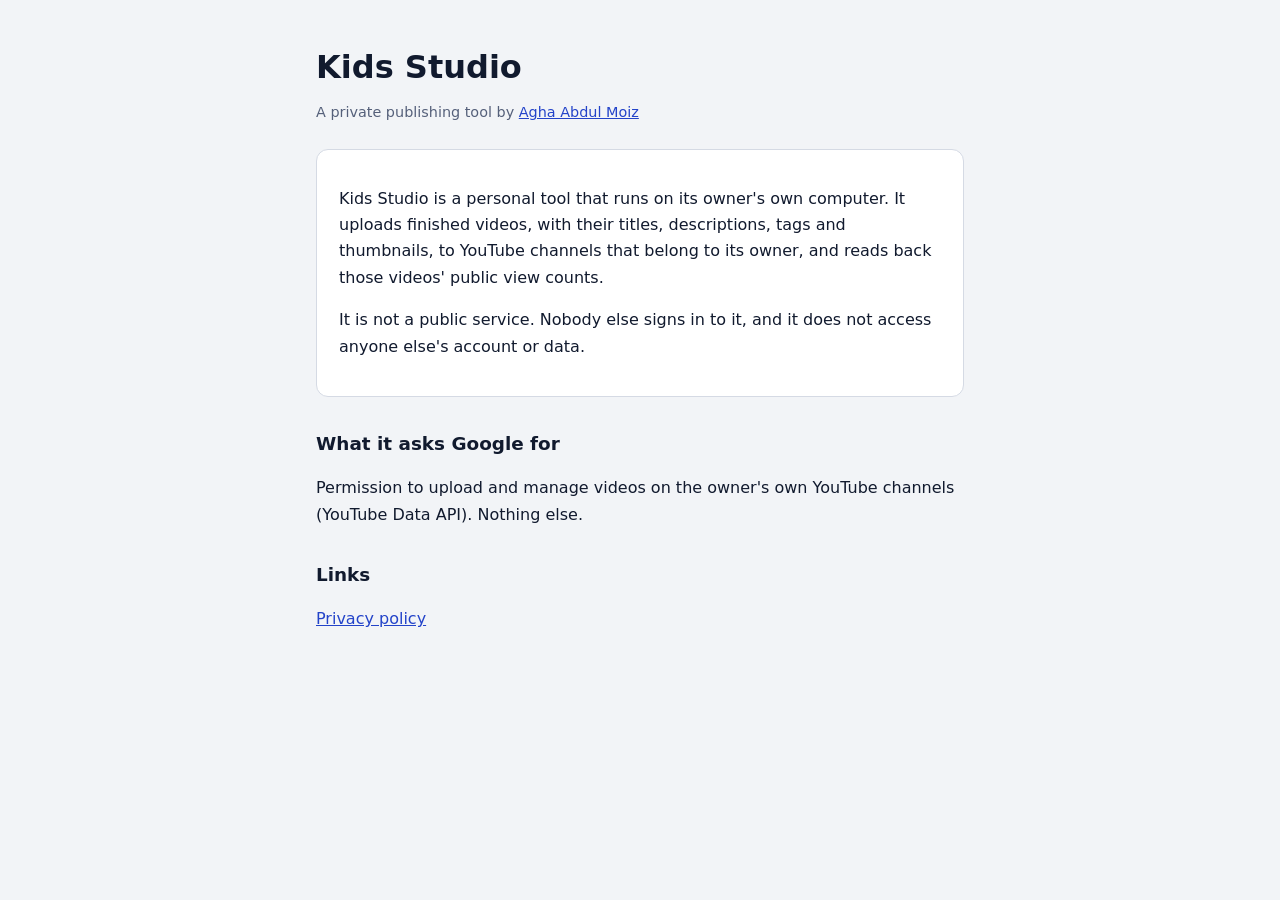
<file: studio/index.html>
<!doctype html>
<html lang="en">
<head>
<meta charset="utf-8">
<meta name="viewport" content="width=device-width, initial-scale=1">
<title>Kids Studio · Agha Abdul Moiz</title>
<meta name="description" content="Kids Studio is a private tool that publishes videos to Agha Abdul Moiz's own YouTube channels.">
<link rel="stylesheet" href="style.css">
</head>
<body>
<main>
  <h1>Kids Studio</h1>
  <p class="muted">A private publishing tool by <a href="https://moiz-1995.github.io/">Agha Abdul Moiz</a></p>
  <div class="card">
    <p>Kids Studio is a personal tool that runs on its owner's own computer. It uploads finished videos, with their
    titles, descriptions, tags and thumbnails, to YouTube channels that belong to its owner, and reads back those
    videos' public view counts.</p>
    <p>It is not a public service. Nobody else signs in to it, and it does not access anyone else's account or data.</p>
  </div>
  <h2>What it asks Google for</h2>
  <p>Permission to upload and manage videos on the owner's own YouTube channels (YouTube Data API). Nothing else.</p>
  <h2>Links</h2>
  <p><a href="privacy.html">Privacy policy</a></p>
</main>
</body>
</html>
</file>
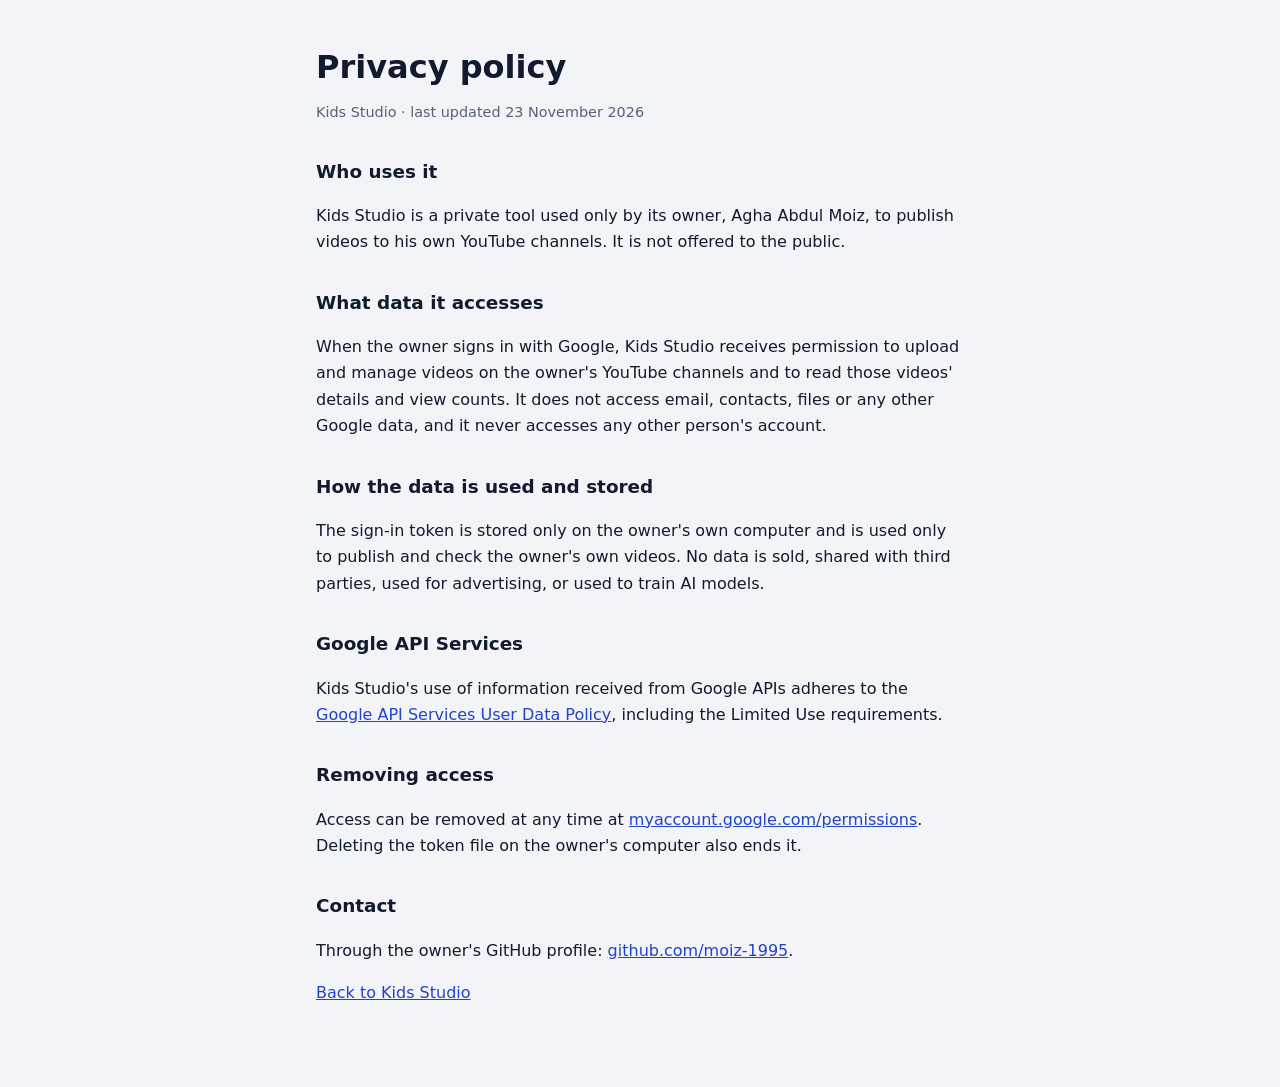
<file: studio/privacy.html>
<!doctype html>
<html lang="en">
<head>
<meta charset="utf-8">
<meta name="viewport" content="width=device-width, initial-scale=1">
<title>Kids Studio Privacy Policy</title>
<meta name="description" content="Privacy policy for Kids Studio, a private YouTube publishing tool.">
<link rel="stylesheet" href="style.css">
</head>
<body>
<main>
  <h1>Privacy policy</h1>
  <p class="muted">Kids Studio · last updated 23 November 2026</p>

  <h2>Who uses it</h2>
  <p>Kids Studio is a private tool used only by its owner, Agha Abdul Moiz, to publish videos to his own YouTube
  channels. It is not offered to the public.</p>

  <h2>What data it accesses</h2>
  <p>When the owner signs in with Google, Kids Studio receives permission to upload and manage videos on the owner's
  YouTube channels and to read those videos' details and view counts. It does not access email, contacts, files or any
  other Google data, and it never accesses any other person's account.</p>

  <h2>How the data is used and stored</h2>
  <p>The sign-in token is stored only on the owner's own computer and is used only to publish and check the owner's
  own videos. No data is sold, shared with third parties, used for advertising, or used to train AI models.</p>

  <h2>Google API Services</h2>
  <p>Kids Studio's use of information received from Google APIs adheres to the
  <a href="https://developers.google.com/terms/api-services-user-data-policy">Google API Services User Data Policy</a>,
  including the Limited Use requirements.</p>

  <h2>Removing access</h2>
  <p>Access can be removed at any time at <a href="https://myaccount.google.com/permissions">myaccount.google.com/permissions</a>.
  Deleting the token file on the owner's computer also ends it.</p>

  <h2>Contact</h2>
  <p>Through the owner's GitHub profile: <a href="https://github.com/moiz-1995">github.com/moiz-1995</a>.</p>

  <p><a href="index.html">Back to Kids Studio</a></p>
</main>
</body>
</html>
</file>
<file: studio/style.css>
:root { --bg:#f2f4f7; --surface:#fff; --ink:#111a2e; --muted:#55607a; --line:#d5dae4; --accent:#2343c9; color-scheme:light; }
@media (prefers-color-scheme: dark) { :root { --bg:#0e1320; --surface:#161d2e; --ink:#e9edf6; --muted:#9aa5bd; --line:#2a3349; --accent:#93a6ff; color-scheme:dark; } }
* { box-sizing:border-box; }
body { margin:0; background:var(--bg); color:var(--ink); font:16px/1.65 "IBM Plex Sans","Segoe UI",system-ui,sans-serif; }
main { max-width:680px; margin:0 auto; padding:48px max(16px, env(safe-area-inset-right,0px)) 64px max(16px, env(safe-area-inset-left,0px)); }
h1 { font:700 2rem/1.2 "Segoe UI",system-ui,sans-serif; margin:0 0 8px; }
h2 { font-size:1.15rem; margin:32px 0 6px; }
p, li { color:var(--ink); } .muted { color:var(--muted); font-size:.9rem; }
a { color:var(--accent); }
.card { background:var(--surface); border:1px solid var(--line); border-radius:12px; padding:20px 22px; margin-top:24px; }
</file>
